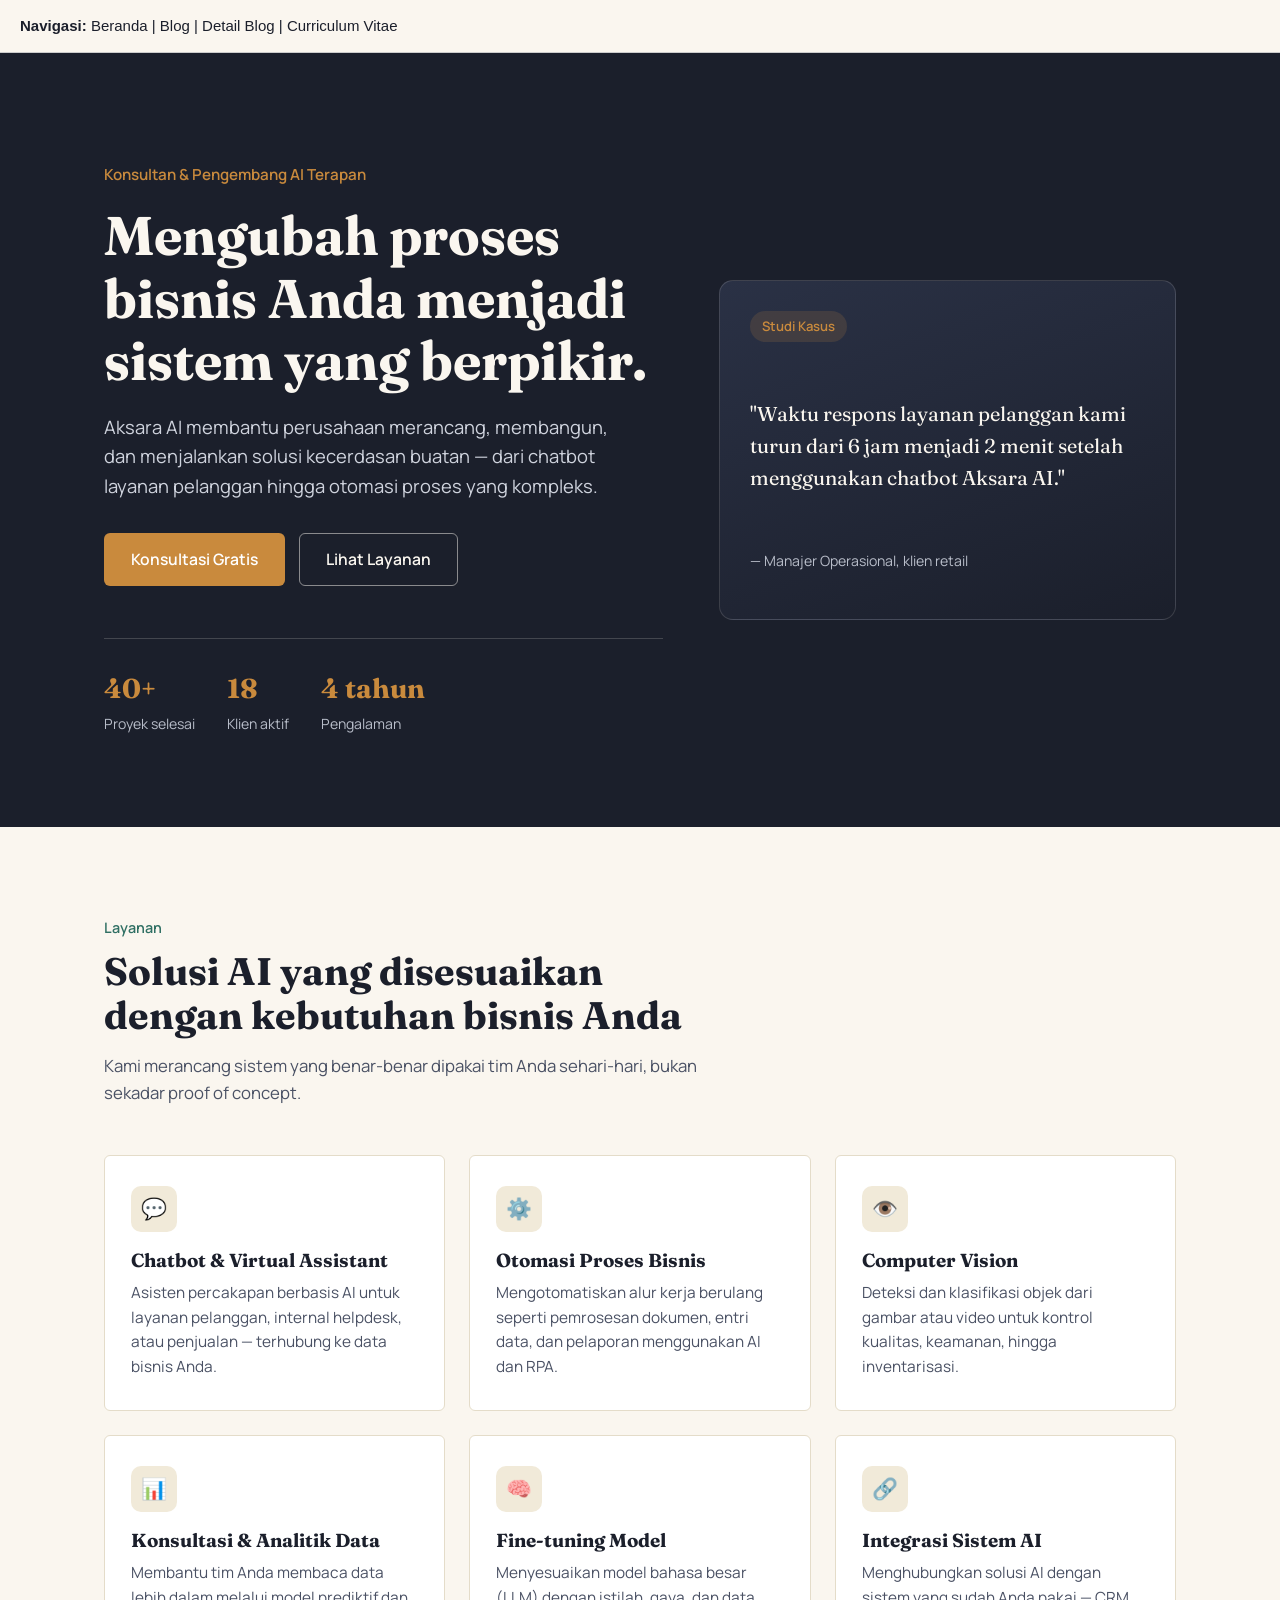
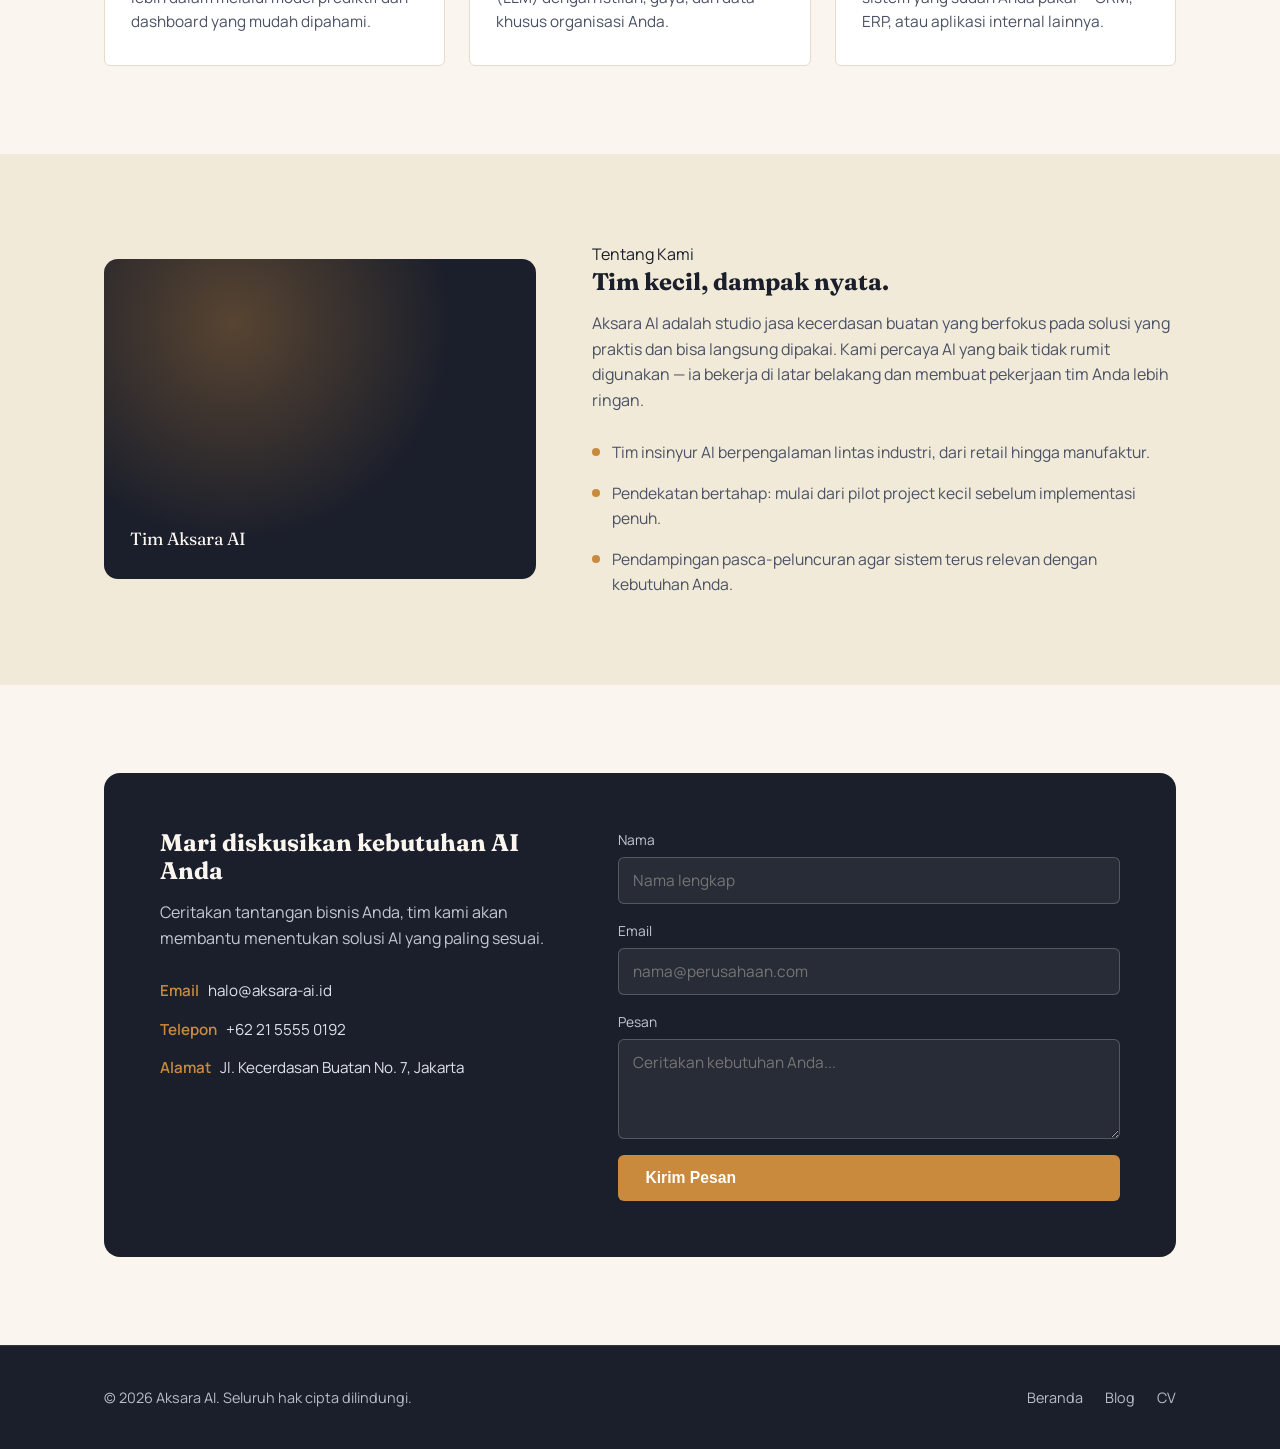
<file: index.html>
<!DOCTYPE html>
<html lang="id">
<head>
<meta charset="UTF-8">
<meta name="viewport" content="width=device-width, initial-scale=1.0">
<title>Aksara AI — Jasa Kecerdasan Buatan untuk Bisnis Anda</title>
<meta name="description" content="Aksara AI adalah studio jasa kecerdasan buatan: chatbot, otomasi proses bisnis, computer vision, dan konsultasi data untuk perusahaan Anda.">
<link rel="stylesheet" href="assets/css/style.css">
</head>
<body>

  <!-- ===== Navigasi ===== -->
  <nav style="padding:14px 20px; border-bottom:1px solid #ccc; font-family:sans-serif; font-size:15px;">
    <strong>Navigasi:</strong>
    <a href="index.html">Beranda</a> |
    <a href="blog.html">Blog</a> |
    <a href="blog-detail.html">Detail Blog</a> |
    <a href="cv.html">Curriculum Vitae</a>
  </nav>

  <main id="top">

    <!-- ===== Hero ===== -->
    <section class="hero">
      <div class="container">
        <div class="hero-copy">
          <div class="hero-eyebrow">Konsultan &amp; Pengembang AI Terapan</div>
          <h1>Mengubah proses bisnis Anda menjadi sistem yang berpikir.</h1>
          <p class="lead">Aksara AI membantu perusahaan merancang, membangun, dan menjalankan solusi kecerdasan buatan — dari chatbot layanan pelanggan hingga otomasi proses yang kompleks.</p>
          <div class="hero-actions">
            <a href="#kontak" class="btn btn-primary">Konsultasi Gratis</a>
            <a href="#layanan" class="btn btn-outline-light">Lihat Layanan</a>
          </div>
          <div class="hero-stats">
            <div><strong>40+</strong><span>Proyek selesai</span></div>
            <div><strong>18</strong><span>Klien aktif</span></div>
            <div><strong>4 tahun</strong><span>Pengalaman</span></div>
          </div>
        </div>
        <div class="hero-visual">
          <span class="tag">Studi Kasus</span>
          <p class="quote">"Waktu respons layanan pelanggan kami turun dari 6 jam menjadi 2 menit setelah menggunakan chatbot Aksara AI."</p>
          <p class="who">— Manajer Operasional, klien retail</p>
        </div>
      </div>
    </section>

    <!-- ===== Layanan ===== -->
    <section class="section" id="layanan">
      <div class="container">
        <div class="section-head">
          <span class="kicker">Layanan</span>
          <h2>Solusi AI yang disesuaikan dengan kebutuhan bisnis Anda</h2>
          <p>Kami merancang sistem yang benar-benar dipakai tim Anda sehari-hari, bukan sekadar proof of concept.</p>
        </div>
        <div class="services-grid">
          <article class="service-card">
            <div class="service-icon">💬</div>
            <h3>Chatbot &amp; Virtual Assistant</h3>
            <p>Asisten percakapan berbasis AI untuk layanan pelanggan, internal helpdesk, atau penjualan — terhubung ke data bisnis Anda.</p>
          </article>
          <article class="service-card">
            <div class="service-icon">⚙️</div>
            <h3>Otomasi Proses Bisnis</h3>
            <p>Mengotomatiskan alur kerja berulang seperti pemrosesan dokumen, entri data, dan pelaporan menggunakan AI dan RPA.</p>
          </article>
          <article class="service-card">
            <div class="service-icon">👁️</div>
            <h3>Computer Vision</h3>
            <p>Deteksi dan klasifikasi objek dari gambar atau video untuk kontrol kualitas, keamanan, hingga inventarisasi.</p>
          </article>
          <article class="service-card">
            <div class="service-icon">📊</div>
            <h3>Konsultasi &amp; Analitik Data</h3>
            <p>Membantu tim Anda membaca data lebih dalam melalui model prediktif dan dashboard yang mudah dipahami.</p>
          </article>
          <article class="service-card">
            <div class="service-icon">🧠</div>
            <h3>Fine-tuning Model</h3>
            <p>Menyesuaikan model bahasa besar (LLM) dengan istilah, gaya, dan data khusus organisasi Anda.</p>
          </article>
          <article class="service-card">
            <div class="service-icon">🔗</div>
            <h3>Integrasi Sistem AI</h3>
            <p>Menghubungkan solusi AI dengan sistem yang sudah Anda pakai — CRM, ERP, atau aplikasi internal lainnya.</p>
          </article>
        </div>
      </div>
    </section>

    <!-- ===== Tentang ===== -->
    <section class="section section-paper-dim" id="tentang">
      <div class="container about-wrap">
        <div class="about-figure">
          <span class="label">Tim Aksara AI</span>
        </div>
        <div class="about-copy">
          <span class="kicker">Tentang Kami</span>
          <h2>Tim kecil, dampak nyata.</h2>
          <p>Aksara AI adalah studio jasa kecerdasan buatan yang berfokus pada solusi yang praktis dan bisa langsung dipakai. Kami percaya AI yang baik tidak rumit digunakan — ia bekerja di latar belakang dan membuat pekerjaan tim Anda lebih ringan.</p>
          <ul class="about-list">
            <li>Tim insinyur AI berpengalaman lintas industri, dari retail hingga manufaktur.</li>
            <li>Pendekatan bertahap: mulai dari pilot project kecil sebelum implementasi penuh.</li>
            <li>Pendampingan pasca-peluncuran agar sistem terus relevan dengan kebutuhan Anda.</li>
          </ul>
        </div>
      </div>
    </section>

    <!-- ===== Kontak / CTA ===== -->
    <section class="section" id="kontak">
      <div class="container">
        <div class="contact-wrap">
          <div class="contact-copy">
            <h2>Mari diskusikan kebutuhan AI Anda</h2>
            <p>Ceritakan tantangan bisnis Anda, tim kami akan membantu menentukan solusi AI yang paling sesuai.</p>
            <ul class="contact-info-list">
              <li><strong>Email</strong> halo@aksara-ai.id</li>
              <li><strong>Telepon</strong> +62 21 5555 0192</li>
              <li><strong>Alamat</strong> Jl. Kecerdasan Buatan No. 7, Jakarta</li>
            </ul>
          </div>
          <form class="contact-form" onsubmit="event.preventDefault(); alert('Terima kasih! Pesan Anda telah terkirim (simulasi).');">
            <div class="form-row">
              <label for="nama">Nama</label>
              <input type="text" id="nama" name="nama" placeholder="Nama lengkap" required>
            </div>
            <div class="form-row">
              <label for="email">Email</label>
              <input type="email" id="email" name="email" placeholder="nama@perusahaan.com" required>
            </div>
            <div class="form-row">
              <label for="pesan">Pesan</label>
              <textarea id="pesan" name="pesan" placeholder="Ceritakan kebutuhan Anda..." required></textarea>
            </div>
            <button type="submit" class="btn btn-primary">Kirim Pesan</button>
          </form>
        </div>
      </div>
    </section>

  </main>

  <!-- ===== Footer ===== -->
  <footer class="site-footer">
    <div class="container footer-inner">
      <span>© 2026 Aksara AI. Seluruh hak cipta dilindungi.</span>
      <ul class="footer-links">
        <li><a href="index.html">Beranda</a></li>
        <li><a href="blog.html">Blog</a></li>
        <li><a href="cv.html">CV</a></li>
      </ul>
    </div>
  </footer>

</body>
</html>
</file>
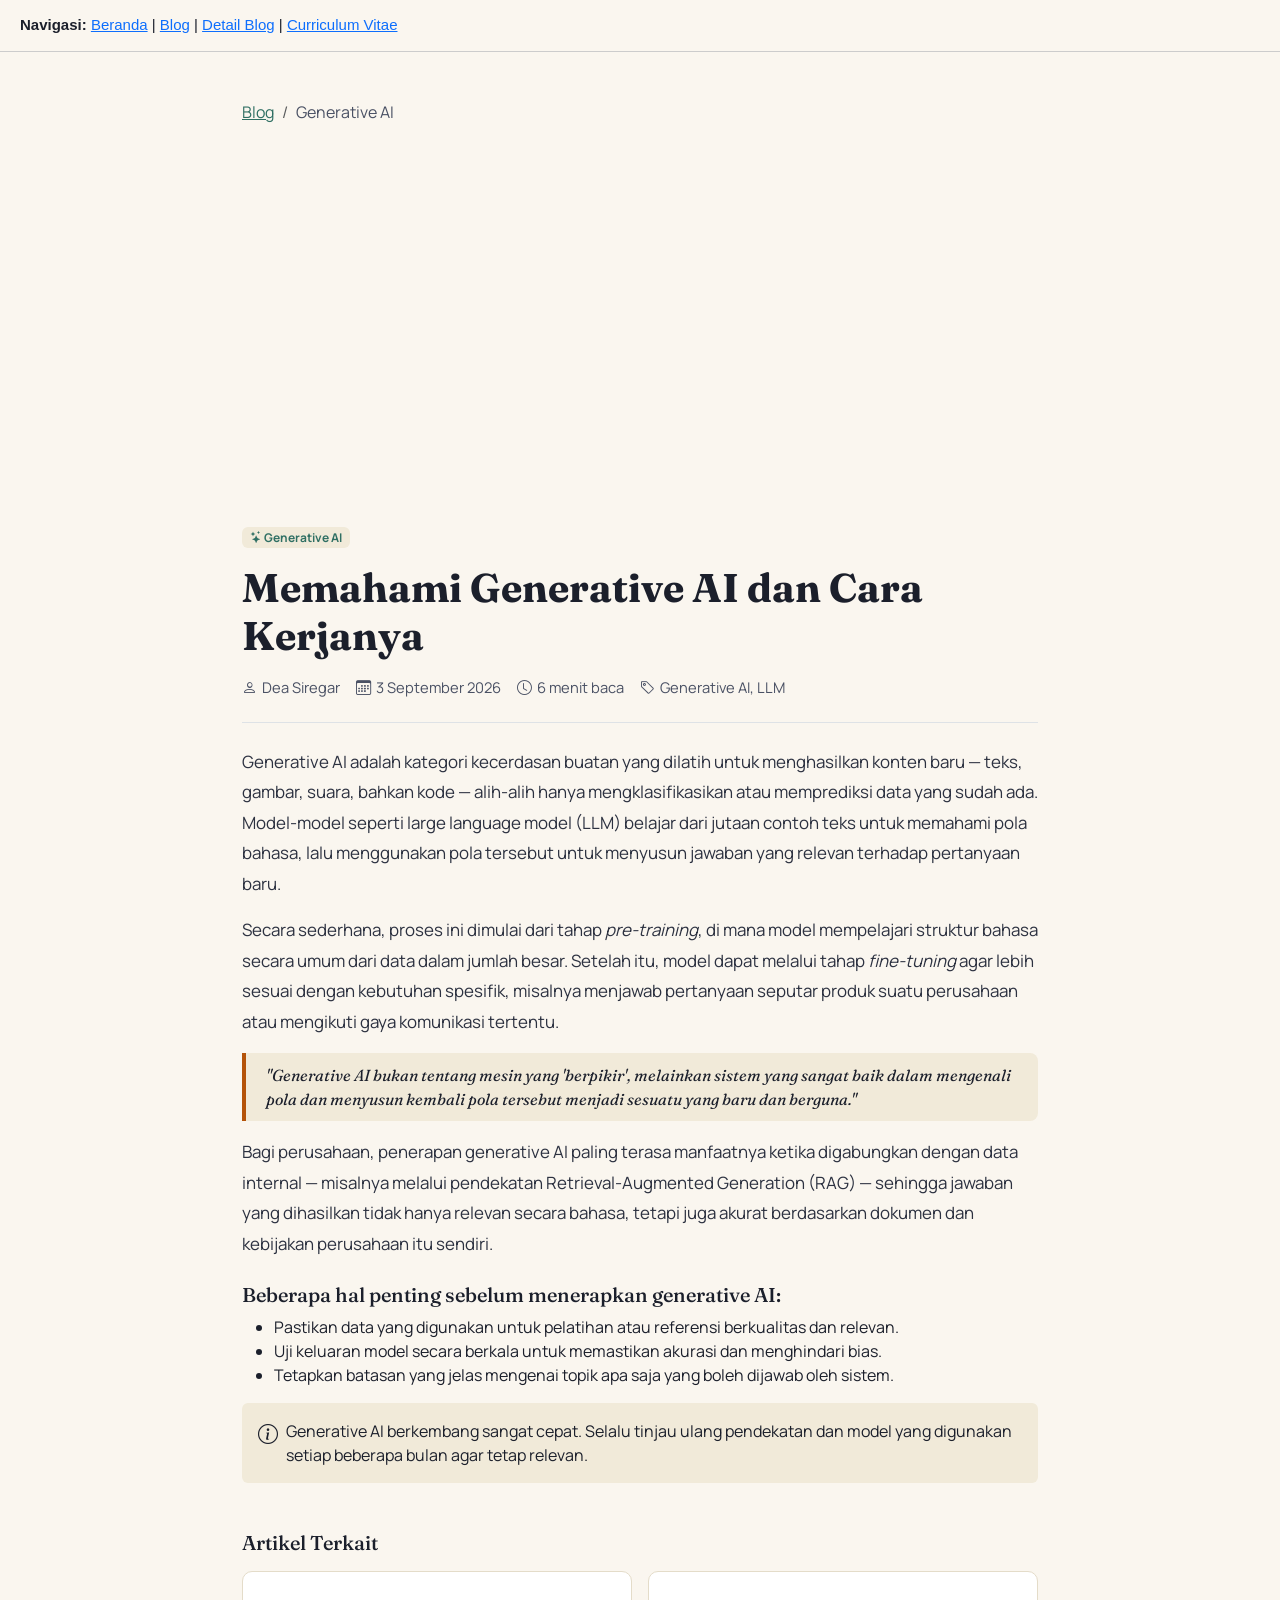
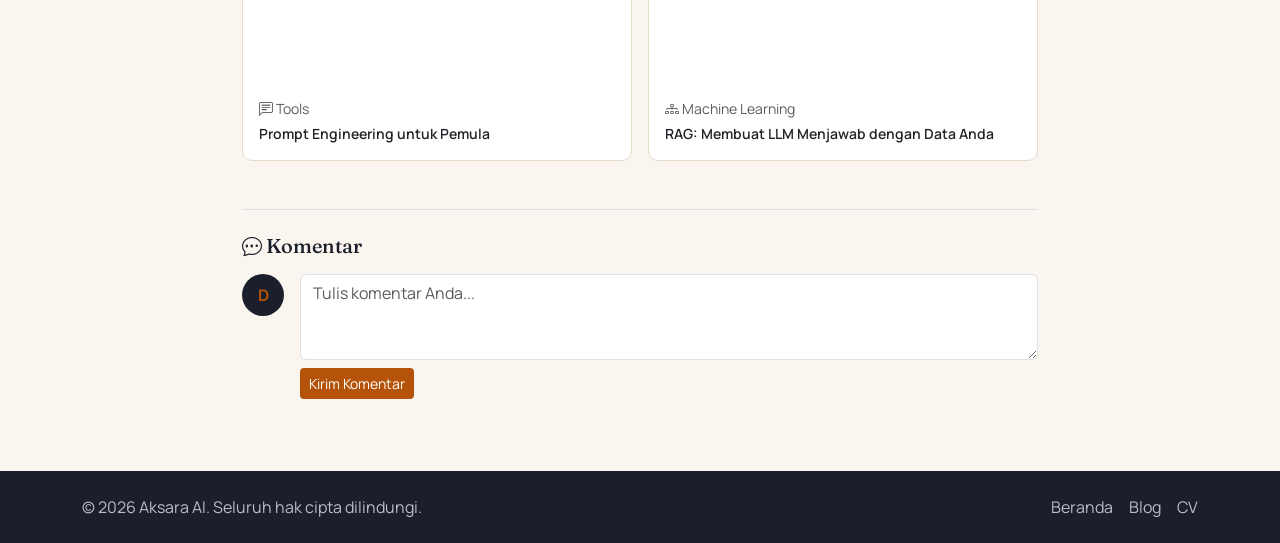
<file: blog-detail.html>
<!DOCTYPE html>
<html lang="id">
<head>
<meta charset="UTF-8">
<meta name="viewport" content="width=device-width, initial-scale=1.0">
<title>Memahami Generative AI dan Cara Kerjanya — Aksara AI</title>
<meta name="description" content="Mengenal dasar generative AI, dari model bahasa hingga model gambar, dan bagaimana keduanya belajar menciptakan sesuatu yang baru.">
<link rel="preconnect" href="https://cdn.jsdelivr.net">
<link rel="preconnect" href="https://fonts.googleapis.com">
<link rel="preconnect" href="https://fonts.gstatic.com" crossorigin>
<link href="https://cdn.jsdelivr.net/npm/bootstrap@5.3.3/dist/css/bootstrap.min.css" rel="stylesheet">
<link rel="stylesheet" href="https://cdn.jsdelivr.net/npm/bootstrap-icons@1.11.3/font/bootstrap-icons.css">
<link href="https://fonts.googleapis.com/css2?family=Fraunces:opsz,wght@9..144,600;9..144,700&family=Manrope:wght@400;500;600;700&display=swap" rel="stylesheet">
<style>
  :root { --ink:#1b1f2b; --ink-soft:#4a5164; --amber:#b45309; --teal:#2f6f63; --paper-dim:#f1ead9; }
  body { font-family:'Manrope',sans-serif; color:var(--ink); background:#faf6ef; }
  h1,h2,h3,.navbar-brand { font-family:'Fraunces',serif; }
  .navbar { background:#faf6ef !important; border-bottom:1px solid #e4dcc9; }
  .navbar-brand span.mark { display:inline-flex; align-items:center; justify-content:center; width:34px; height:34px; background:var(--ink); color:#c98a3d; border-radius:8px; font-family:'Fraunces',serif; font-weight:700; margin-right:8px; }
  .nav-link { font-weight:500; color:var(--ink-soft) !important; }
  .nav-link.active { color: var(--amber) !important; font-weight:700; }
  .cover-full { height:360px; background-size:cover; background-position:center; border-radius:12px; }
  .meta-bar { font-size:.92rem; color:var(--ink-soft); }
  .meta-bar i { margin-right:5px; }
  article.content p { font-size:1.06rem; line-height:1.8; color:#2c3140; }
  blockquote { border-left:4px solid var(--amber); padding:10px 20px; font-family:'Fraunces',serif; font-style:italic; color:var(--ink); background:var(--paper-dim); border-radius:0 8px 8px 0; }
  .related-card { border:1px solid #e4dcc9; border-radius:10px; overflow:hidden; background:#fff; transition:transform .2s ease; height:100%; }
  .related-card:hover { transform:translateY(-3px); }
  .related-card .cover-sm { height:110px; background-size:cover; background-position:center; }
  .breadcrumb-item a { color: var(--teal); text-decoration: underline; }
  .breadcrumb-item a:hover { color: var(--ink); }
  .breadcrumb-item.active { color: var(--ink-soft); }
  .comment-box textarea { resize:vertical; }
  .avatar-circle { width:42px; height:42px; border-radius:50%; background:var(--ink); color:var(--amber); display:flex; align-items:center; justify-content:center; font-weight:700; }
  footer { background:var(--ink); color:#b8bdc9; }
  footer a { color:#b8bdc9; text-decoration:none; }
  footer a:hover { color:var(--amber); }
</style>
</head>
<body>

<!-- Navigasi -->
<nav style="padding:14px 20px; border-bottom:1px solid #ccc; font-family:sans-serif; font-size:15px;">
  <strong>Navigasi:</strong>
  <a href="index.html">Beranda</a> |
  <a href="blog.html">Blog</a> |
  <a href="blog-detail.html">Detail Blog</a> |
  <a href="cv.html">Curriculum Vitae</a>
</nav>

<main class="container py-5" style="max-width:820px;">

  <nav aria-label="breadcrumb" class="mb-3">
    <ol class="breadcrumb small">
      <li class="breadcrumb-item"><a href="blog.html">Blog</a></li>
      <li class="breadcrumb-item active" aria-current="page">Generative AI</li>
    </ol>
  </nav>

  <div class="cover-full mb-4" style="background-image:url('https://images.unsplash.com/photo-1677442136019-21780ecad995?w=1200&q=80')"></div>

  <span class="badge mb-3" style="background:var(--paper-dim); color:var(--teal);"><i class="bi bi-stars"></i> Generative AI</span>

  <h1 class="fw-bold mb-3">Memahami Generative AI dan Cara Kerjanya</h1>

  <div class="meta-bar d-flex flex-wrap gap-3 mb-4 pb-4 border-bottom">
    <span><i class="bi bi-person"></i>Dea Siregar</span>
    <span><i class="bi bi-calendar3"></i>3 September 2026</span>
    <span><i class="bi bi-clock"></i>6 menit baca</span>
    <span><i class="bi bi-tag"></i>Generative AI, LLM</span>
  </div>

  <article class="content">
    <p>Generative AI adalah kategori kecerdasan buatan yang dilatih untuk menghasilkan konten baru — teks, gambar, suara, bahkan kode — alih-alih hanya mengklasifikasikan atau memprediksi data yang sudah ada. Model-model seperti large language model (LLM) belajar dari jutaan contoh teks untuk memahami pola bahasa, lalu menggunakan pola tersebut untuk menyusun jawaban yang relevan terhadap pertanyaan baru.</p>

    <p>Secara sederhana, proses ini dimulai dari tahap <em>pre-training</em>, di mana model mempelajari struktur bahasa secara umum dari data dalam jumlah besar. Setelah itu, model dapat melalui tahap <em>fine-tuning</em> agar lebih sesuai dengan kebutuhan spesifik, misalnya menjawab pertanyaan seputar produk suatu perusahaan atau mengikuti gaya komunikasi tertentu.</p>

    <blockquote>"Generative AI bukan tentang mesin yang 'berpikir', melainkan sistem yang sangat baik dalam mengenali pola dan menyusun kembali pola tersebut menjadi sesuatu yang baru dan berguna."</blockquote>

    <p>Bagi perusahaan, penerapan generative AI paling terasa manfaatnya ketika digabungkan dengan data internal — misalnya melalui pendekatan Retrieval-Augmented Generation (RAG) — sehingga jawaban yang dihasilkan tidak hanya relevan secara bahasa, tetapi juga akurat berdasarkan dokumen dan kebijakan perusahaan itu sendiri.</p>

    <h2 class="h5 mt-4">Beberapa hal penting sebelum menerapkan generative AI:</h2>
    <ul>
      <li>Pastikan data yang digunakan untuk pelatihan atau referensi berkualitas dan relevan.</li>
      <li>Uji keluaran model secara berkala untuk memastikan akurasi dan menghindari bias.</li>
      <li>Tetapkan batasan yang jelas mengenai topik apa saja yang boleh dijawab oleh sistem.</li>
    </ul>

    <div class="alert d-flex gap-2 align-items-start" style="background:var(--paper-dim); color:var(--ink); border:none;">
      <i class="bi bi-info-circle fs-5"></i>
      <div>Generative AI berkembang sangat cepat. Selalu tinjau ulang pendekatan dan model yang digunakan setiap beberapa bulan agar tetap relevan.</div>
    </div>
  </article>

  <!-- Artikel terkait -->
  <section class="mt-5">
    <h3 class="h5 mb-3">Artikel Terkait</h3>
    <div class="row g-3">
      <div class="col-md-6">
        <a href="blog-detail.html" class="text-decoration-none text-dark">
          <div class="related-card">
            <div class="cover-sm" style="background-image:url('https://images.unsplash.com/photo-1531746790731-6c087fecd65a?w=500&q=80')"></div>
            <div class="p-3">
              <div class="small text-muted mb-1"><i class="bi bi-chat-left-text"></i> Tools</div>
              <div class="fw-semibold small">Prompt Engineering untuk Pemula</div>
            </div>
          </div>
        </a>
      </div>
      <div class="col-md-6">
        <a href="blog-detail.html" class="text-decoration-none text-dark">
          <div class="related-card">
            <div class="cover-sm" style="background-image:url('https://images.unsplash.com/photo-1518770660439-4636190af475?w=500&q=80')"></div>
            <div class="p-3">
              <div class="small text-muted mb-1"><i class="bi bi-diagram-3"></i> Machine Learning</div>
              <div class="fw-semibold small">RAG: Membuat LLM Menjawab dengan Data Anda</div>
            </div>
          </div>
        </a>
      </div>
    </div>
  </section>

  <!-- Komentar -->
  <section class="mt-5 pt-4 border-top">
    <h3 class="h5 mb-3"><i class="bi bi-chat-dots"></i> Komentar</h3>
    <div class="d-flex gap-3 mb-4">
      <div class="avatar-circle flex-shrink-0">D</div>
      <div class="flex-grow-1 comment-box">
        <form onsubmit="event.preventDefault(); alert('Komentar terkirim (simulasi).');">
          <textarea class="form-control mb-2" rows="3" placeholder="Tulis komentar Anda..." required></textarea>
          <button type="submit" class="btn btn-sm" style="background:var(--amber); color:#fff;">Kirim Komentar</button>
        </form>
      </div>
    </div>
  </section>

</main>

<footer class="py-4">
  <div class="container d-flex flex-wrap justify-content-between align-items-center gap-2">
    <span>© 2026 Aksara AI. Seluruh hak cipta dilindungi.</span>
    <div class="d-flex gap-3">
      <a href="index.html">Beranda</a>
      <a href="blog.html">Blog</a>
      <a href="cv.html">CV</a>
    </div>
  </div>
</footer>

<script src="https://cdn.jsdelivr.net/npm/bootstrap@5.3.3/dist/js/bootstrap.bundle.min.js"></script>
</body>
</html>
</file>
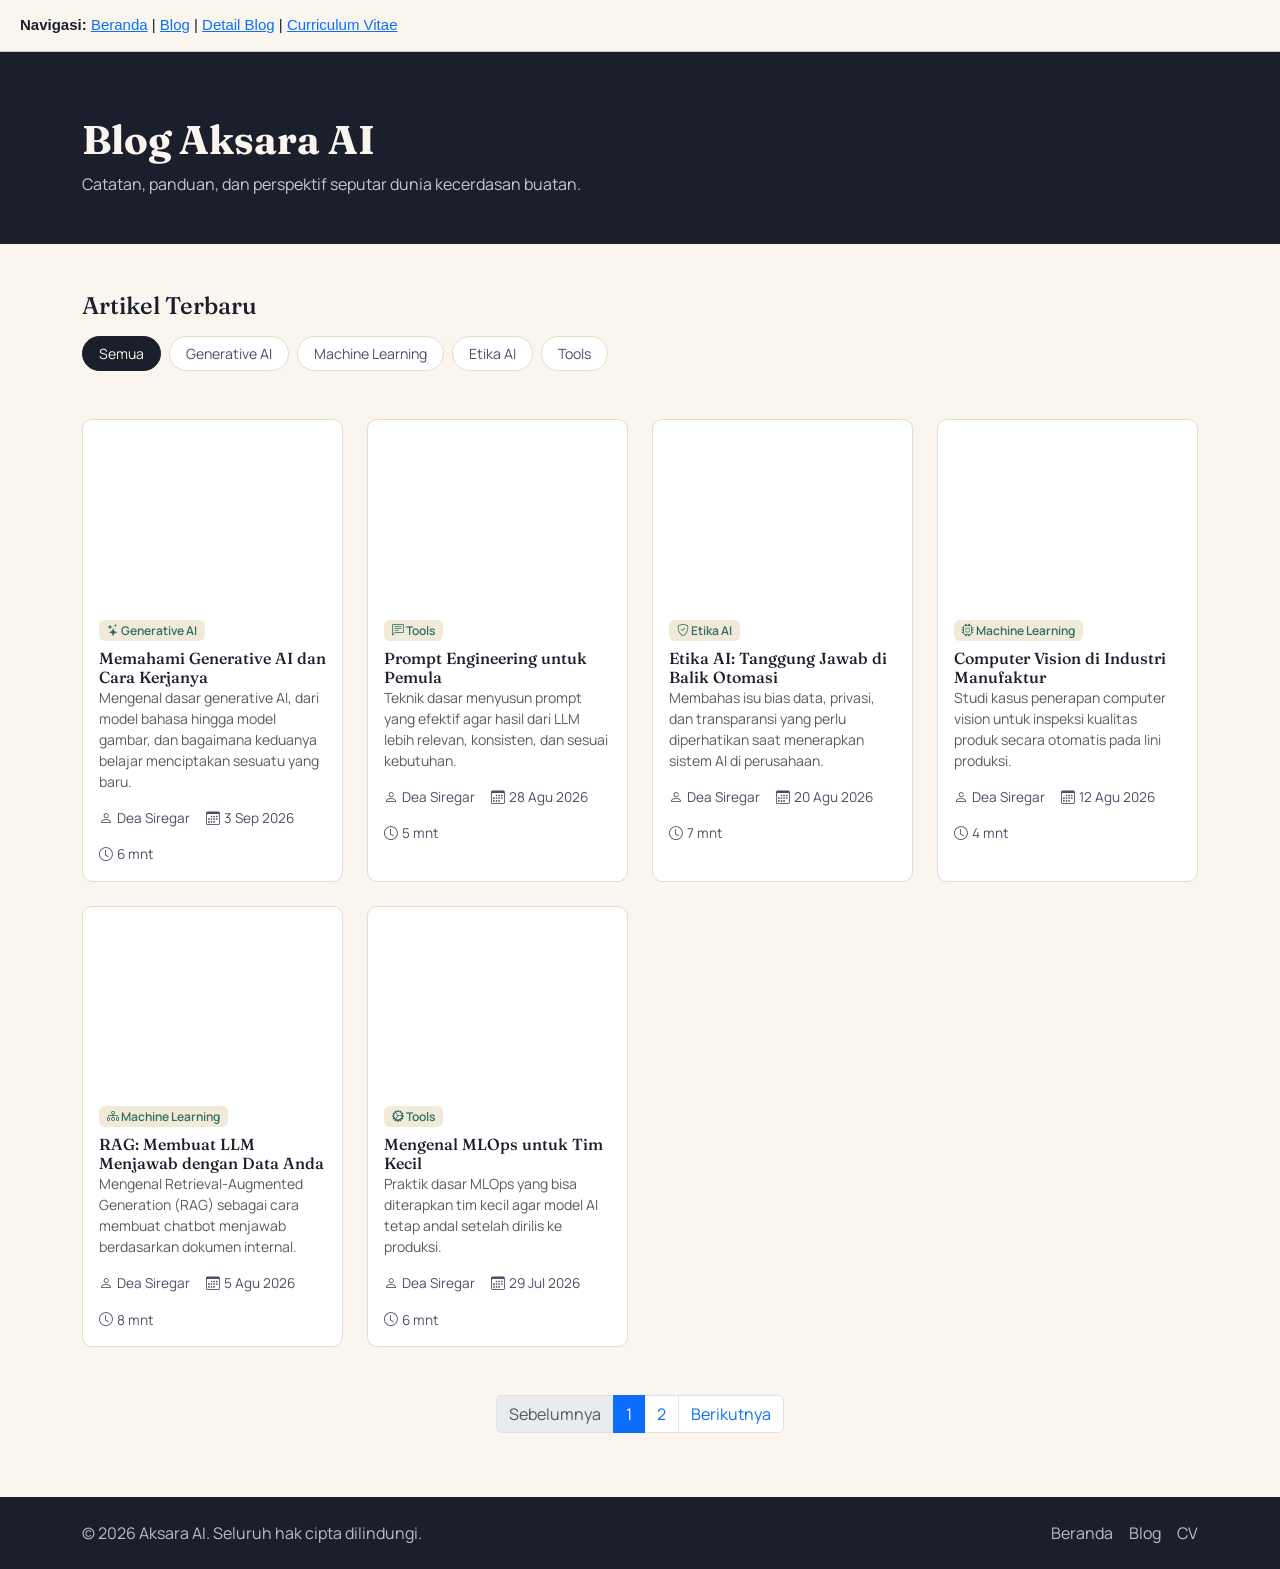
<file: blog.html>
<!DOCTYPE html>
<html lang="id">
<head>
<meta charset="UTF-8">
<meta name="viewport" content="width=device-width, initial-scale=1.0">
<title>Blog AI — Aksara AI</title>
<meta name="description" content="Blog Aksara AI — catatan, panduan, dan perspektif seputar dunia kecerdasan buatan.">
<link rel="preconnect" href="https://cdn.jsdelivr.net">
<link rel="preconnect" href="https://fonts.googleapis.com">
<link rel="preconnect" href="https://fonts.gstatic.com" crossorigin>
<link href="https://cdn.jsdelivr.net/npm/bootstrap@5.3.3/dist/css/bootstrap.min.css" rel="stylesheet">
<link rel="stylesheet" href="https://cdn.jsdelivr.net/npm/bootstrap-icons@1.11.3/font/bootstrap-icons.css">
<link href="https://fonts.googleapis.com/css2?family=Fraunces:opsz,wght@9..144,600;9..144,700&family=Manrope:wght@400;500;600;700&display=swap" rel="stylesheet">
<style>
  :root { --ink:#1b1f2b; --ink-soft:#4a5164; --amber:#b45309; --teal:#2f6f63; --paper-dim:#f1ead9; }
  body { font-family:'Manrope',sans-serif; color:var(--ink); background:#faf6ef; }
  h1,h2,h3,.navbar-brand { font-family:'Fraunces',serif; }
  .navbar { background:#faf6ef !important; border-bottom:1px solid #e4dcc9; }
  .navbar-brand span.mark { display:inline-flex; align-items:center; justify-content:center; width:34px; height:34px; background:var(--ink); color:#c98a3d; border-radius:8px; font-family:'Fraunces',serif; font-weight:700; margin-right:8px; }
  .nav-link { font-weight:500; color:var(--ink-soft) !important; }
  .nav-link.active { color: var(--amber) !important; font-weight:700; }
  .hero-blog { background:var(--ink); color:#faf6ef; padding:64px 0 48px; }
  .hero-blog p { color:#c3c8d4; }
  .filter-pill { border:1px solid #e4dcc9; border-radius:999px; padding:6px 16px; font-size:.88rem; color:#4a5164; background:#fff; }
  .filter-pill.active { background:var(--ink); color:#faf6ef; border-color:var(--ink); }
  .blog-card { border:1px solid #e4dcc9; border-radius:10px; overflow:hidden; transition:transform .2s ease, box-shadow .2s ease; background:#fff; height:100%; }
  .blog-card:hover { transform:translateY(-4px); box-shadow:0 14px 30px -18px rgba(27,31,43,.35); }
  .blog-card .cover { height:180px; background-size:cover; background-position:center; }
  .badge-cat { background:var(--paper-dim); color:var(--teal); font-weight:600; }
  .card-title a { color:var(--ink); text-decoration:none; }
  .card-title a:hover { color:var(--amber); }
  .meta { font-size:.85rem; color:var(--ink-soft); }
  .meta i { margin-right:4px; }
  footer { background:var(--ink); color:#b8bdc9; }
  footer a { color:#b8bdc9; text-decoration:none; }
  footer a:hover { color:var(--amber); }
</style>
</head>
<body>

<!-- Navigasi -->
<nav style="padding:14px 20px; border-bottom:1px solid #ccc; font-family:sans-serif; font-size:15px;">
  <strong>Navigasi:</strong>
  <a href="index.html">Beranda</a> |
  <a href="blog.html">Blog</a> |
  <a href="blog-detail.html">Detail Blog</a> |
  <a href="cv.html">Curriculum Vitae</a>
</nav>

<!-- Hero -->
<header class="hero-blog">
  <div class="container">
    <h1 class="display-6 fw-bold">Blog Aksara AI</h1>
    <p class="mb-0">Catatan, panduan, dan perspektif seputar dunia kecerdasan buatan.</p>
  </div>
</header>

<main class="container py-5">

  <h2 class="h4 mb-3">Artikel Terbaru</h2>

  <!-- Filter kategori (visual only) -->
  <div class="d-flex flex-wrap gap-2 mb-5">
    <span class="filter-pill active">Semua</span>
    <span class="filter-pill">Generative AI</span>
    <span class="filter-pill">Machine Learning</span>
    <span class="filter-pill">Etika AI</span>
    <span class="filter-pill">Tools</span>
  </div>

  <div class="row g-4">

    <!-- Artikel 1 -->
    <div class="col-md-6 col-lg-3">
      <article class="blog-card">
        <div class="cover" style="background-image:url('https://images.unsplash.com/photo-1677442136019-21780ecad995?w=600&q=80')"></div>
        <div class="p-3">
          <span class="badge badge-cat mb-2"><i class="bi bi-stars"></i> Generative AI</span>
          <h3 class="h6 card-title"><a href="blog-detail.html">Memahami Generative AI dan Cara Kerjanya</a></h3>
          <p class="small text-muted">Mengenal dasar generative AI, dari model bahasa hingga model gambar, dan bagaimana keduanya belajar menciptakan sesuatu yang baru.</p>
          <div class="meta d-flex flex-wrap gap-3">
            <span><i class="bi bi-person"></i>Dea Siregar</span>
            <span><i class="bi bi-calendar3"></i>3 Sep 2026</span>
            <span><i class="bi bi-clock"></i>6 mnt</span>
          </div>
        </div>
      </article>
    </div>

    <!-- Artikel 2 -->
    <div class="col-md-6 col-lg-3">
      <article class="blog-card">
        <div class="cover" style="background-image:url('https://images.unsplash.com/photo-1531746790731-6c087fecd65a?w=600&q=80')"></div>
        <div class="p-3">
          <span class="badge badge-cat mb-2"><i class="bi bi-chat-left-text"></i> Tools</span>
          <h3 class="h6 card-title"><a href="blog-detail.html">Prompt Engineering untuk Pemula</a></h3>
          <p class="small text-muted">Teknik dasar menyusun prompt yang efektif agar hasil dari LLM lebih relevan, konsisten, dan sesuai kebutuhan.</p>
          <div class="meta d-flex flex-wrap gap-3">
            <span><i class="bi bi-person"></i>Dea Siregar</span>
            <span><i class="bi bi-calendar3"></i>28 Agu 2026</span>
            <span><i class="bi bi-clock"></i>5 mnt</span>
          </div>
        </div>
      </article>
    </div>

    <!-- Artikel 3 -->
    <div class="col-md-6 col-lg-3">
      <article class="blog-card">
        <div class="cover" style="background-image:url('https://images.unsplash.com/photo-1620712943543-bcc4688e7485?w=600&q=80')"></div>
        <div class="p-3">
          <span class="badge badge-cat mb-2"><i class="bi bi-shield-check"></i> Etika AI</span>
          <h3 class="h6 card-title"><a href="blog-detail.html">Etika AI: Tanggung Jawab di Balik Otomasi</a></h3>
          <p class="small text-muted">Membahas isu bias data, privasi, dan transparansi yang perlu diperhatikan saat menerapkan sistem AI di perusahaan.</p>
          <div class="meta d-flex flex-wrap gap-3">
            <span><i class="bi bi-person"></i>Dea Siregar</span>
            <span><i class="bi bi-calendar3"></i>20 Agu 2026</span>
            <span><i class="bi bi-clock"></i>7 mnt</span>
          </div>
        </div>
      </article>
    </div>

    <!-- Artikel 4 -->
    <div class="col-md-6 col-lg-3">
      <article class="blog-card">
        <div class="cover" style="background-image:url('https://images.unsplash.com/photo-1485827404703-89b55fcc595e?w=600&q=80')"></div>
        <div class="p-3">
          <span class="badge badge-cat mb-2"><i class="bi bi-cpu"></i> Machine Learning</span>
          <h3 class="h6 card-title"><a href="blog-detail.html">Computer Vision di Industri Manufaktur</a></h3>
          <p class="small text-muted">Studi kasus penerapan computer vision untuk inspeksi kualitas produk secara otomatis pada lini produksi.</p>
          <div class="meta d-flex flex-wrap gap-3">
            <span><i class="bi bi-person"></i>Dea Siregar</span>
            <span><i class="bi bi-calendar3"></i>12 Agu 2026</span>
            <span><i class="bi bi-clock"></i>4 mnt</span>
          </div>
        </div>
      </article>
    </div>

    <!-- Artikel 5 -->
    <div class="col-md-6 col-lg-3">
      <article class="blog-card">
        <div class="cover" style="background-image:url('https://images.unsplash.com/photo-1518770660439-4636190af475?w=600&q=80')"></div>
        <div class="p-3">
          <span class="badge badge-cat mb-2"><i class="bi bi-diagram-3"></i> Machine Learning</span>
          <h3 class="h6 card-title"><a href="blog-detail.html">RAG: Membuat LLM Menjawab dengan Data Anda</a></h3>
          <p class="small text-muted">Mengenal Retrieval-Augmented Generation (RAG) sebagai cara membuat chatbot menjawab berdasarkan dokumen internal.</p>
          <div class="meta d-flex flex-wrap gap-3">
            <span><i class="bi bi-person"></i>Dea Siregar</span>
            <span><i class="bi bi-calendar3"></i>5 Agu 2026</span>
            <span><i class="bi bi-clock"></i>8 mnt</span>
          </div>
        </div>
      </article>
    </div>

    <!-- Artikel 6 -->
    <div class="col-md-6 col-lg-3">
      <article class="blog-card">
        <div class="cover" style="background-image:url('https://images.unsplash.com/photo-1526378722484-bd91ca387e72?w=600&q=80')"></div>
        <div class="p-3">
          <span class="badge badge-cat mb-2"><i class="bi bi-gear-wide-connected"></i> Tools</span>
          <h3 class="h6 card-title"><a href="blog-detail.html">Mengenal MLOps untuk Tim Kecil</a></h3>
          <p class="small text-muted">Praktik dasar MLOps yang bisa diterapkan tim kecil agar model AI tetap andal setelah dirilis ke produksi.</p>
          <div class="meta d-flex flex-wrap gap-3">
            <span><i class="bi bi-person"></i>Dea Siregar</span>
            <span><i class="bi bi-calendar3"></i>29 Jul 2026</span>
            <span><i class="bi bi-clock"></i>6 mnt</span>
          </div>
        </div>
      </article>
    </div>

  </div>

  <!-- Pagination (opsional) -->
  <nav class="mt-5" aria-label="Navigasi halaman blog">
    <ul class="pagination justify-content-center">
      <li class="page-item disabled"><a class="page-link" href="#">Sebelumnya</a></li>
      <li class="page-item active"><a class="page-link" href="#">1</a></li>
      <li class="page-item"><a class="page-link" href="#">2</a></li>
      <li class="page-item"><a class="page-link" href="#">Berikutnya</a></li>
    </ul>
  </nav>

</main>

<footer class="py-4">
  <div class="container d-flex flex-wrap justify-content-between align-items-center gap-2">
    <span>© 2026 Aksara AI. Seluruh hak cipta dilindungi.</span>
    <div class="d-flex gap-3">
      <a href="index.html">Beranda</a>
      <a href="blog.html">Blog</a>
      <a href="cv.html">CV</a>
    </div>
  </div>
</footer>

<script src="https://cdn.jsdelivr.net/npm/bootstrap@5.3.3/dist/js/bootstrap.bundle.min.js"></script>
</body>
</html>
</file>
<file: assets/css/style.css>
/* =========================================================
   Aksara AI — Landing Page Styles
   Pure CSS (no framework), CSS variables, Flexbox + Grid
   ========================================================= */

@import url('https://fonts.googleapis.com/css2?family=Fraunces:opsz,wght@9..144,400;9..144,500;9..144,600;9..144,700&family=Manrope:wght@400;500;600;700;800&display=swap');

:root {
  --ink: #1b1f2b;
  --ink-soft: #4a5164;
  --paper: #faf6ef;
  --paper-dim: #f1ead9;
  --amber: #c98a3d;
  --amber-dark: #a86f2c;
  --teal: #2f6f63;
  --line: #e4dcc9;
  --white: #ffffff;

  --font-display: 'Fraunces', Georgia, serif;
  --font-body: 'Manrope', -apple-system, BlinkMacSystemFont, sans-serif;

  --radius: 6px;
  --container: 1120px;
}

* { box-sizing: border-box; }

html { scroll-behavior: smooth; }

body {
  margin: 0;
  font-family: var(--font-body);
  color: var(--ink);
  background: var(--paper);
  line-height: 1.6;
}

img { max-width: 100%; display: block; }

a { color: inherit; text-decoration: none; }

.container {
  width: 100%;
  max-width: var(--container);
  margin: 0 auto;
  padding: 0 24px;
}

h1, h2, h3, h4 {
  font-family: var(--font-display);
  line-height: 1.15;
  margin: 0 0 16px;
  color: var(--ink);
}

p { margin: 0 0 16px; color: var(--ink-soft); }

.section { padding: 88px 0; }
.section-paper-dim { background: var(--paper-dim); }

.section-head {
  max-width: 640px;
  margin-bottom: 48px;
}

.section-head .kicker {
  display: inline-block;
  font-size: 0.9rem;
  color: var(--teal);
  font-weight: 600;
  margin-bottom: 10px;
}

.section-head h2 { font-size: clamp(1.8rem, 3vw, 2.4rem); }

.section-head p { font-size: 1.05rem; }

/* ---------- Buttons ---------- */
.btn {
  display: inline-flex;
  align-items: center;
  gap: 8px;
  padding: 13px 26px;
  border-radius: var(--radius);
  font-weight: 600;
  font-size: 0.98rem;
  cursor: pointer;
  border: 1px solid transparent;
  transition: transform 0.15s ease, background 0.2s ease, color 0.2s ease, border-color 0.2s ease;
}

.btn-primary {
  background: var(--amber);
  color: var(--white);
}
.btn-primary:hover { background: var(--amber-dark); transform: translateY(-2px); }

.btn-outline {
  background: transparent;
  border-color: var(--ink);
  color: var(--ink);
}
.btn-outline:hover { background: var(--ink); color: var(--paper); transform: translateY(-2px); }

.btn-outline-light {
  background: transparent;
  border-color: rgba(250,246,239,0.5);
  color: var(--paper);
}
.btn-outline-light:hover { background: var(--paper); color: var(--ink); }

/* ---------- Header / Navbar ---------- */
.site-header {
  position: sticky;
  top: 0;
  z-index: 50;
  background: rgba(250,246,239,0.92);
  backdrop-filter: blur(6px);
  border-bottom: 1px solid var(--line);
}

.navbar {
  display: flex;
  align-items: center;
  justify-content: space-between;
  padding: 18px 0;
}

.brand {
  display: flex;
  align-items: center;
  gap: 10px;
  font-family: var(--font-display);
  font-weight: 600;
  font-size: 1.3rem;
}

.brand-mark {
  width: 34px;
  height: 34px;
  border-radius: 8px;
  background: var(--ink);
  color: var(--amber);
  display: flex;
  align-items: center;
  justify-content: center;
  font-family: var(--font-display);
  font-weight: 700;
}

.nav-links {
  display: flex;
  align-items: center;
  gap: 30px;
  list-style: none;
  margin: 0;
  padding: 0;
  font-size: 0.96rem;
  font-weight: 500;
}

.nav-links a { color: var(--ink-soft); transition: color 0.2s ease; }
.nav-links a:hover { color: var(--amber-dark); }

.nav-toggle {
  display: none;
  background: none;
  border: 1px solid var(--line);
  border-radius: var(--radius);
  padding: 8px 10px;
  font-size: 1.1rem;
  cursor: pointer;
}

/* ---------- Hero ---------- */
.hero {
  background: var(--ink);
  color: var(--paper);
  padding: 110px 0 90px;
  overflow: hidden;
  position: relative;
}

.hero .container {
  display: grid;
  grid-template-columns: 1.1fr 0.9fr;
  gap: 56px;
  align-items: center;
}

.hero-eyebrow {
  color: var(--amber);
  font-weight: 600;
  font-size: 0.95rem;
  margin-bottom: 18px;
}

.hero h1 {
  font-size: clamp(2.2rem, 4.5vw, 3.4rem);
  color: var(--paper);
  margin-bottom: 20px;
}

.hero p.lead {
  font-size: 1.15rem;
  color: #cfd3dd;
  max-width: 46ch;
}

.hero-actions {
  display: flex;
  gap: 14px;
  margin-top: 32px;
  flex-wrap: wrap;
}

.hero-stats {
  display: flex;
  gap: 32px;
  margin-top: 52px;
  border-top: 1px solid rgba(250,246,239,0.18);
  padding-top: 28px;
}

.hero-stats div strong {
  display: block;
  font-family: var(--font-display);
  font-size: 1.7rem;
  color: var(--amber);
}
.hero-stats div span { font-size: 0.88rem; color: #b8bdc9; }

.hero-visual {
  background: linear-gradient(160deg, #2a3145, #1b1f2b);
  border: 1px solid rgba(250,246,239,0.14);
  border-radius: 14px;
  padding: 30px;
  min-height: 340px;
  display: flex;
  flex-direction: column;
  justify-content: space-between;
}

.hero-visual .tag {
  align-self: flex-start;
  background: rgba(201,138,61,0.16);
  color: var(--amber);
  font-size: 0.82rem;
  font-weight: 600;
  padding: 5px 12px;
  border-radius: 999px;
}

.hero-visual .quote {
  font-family: var(--font-display);
  font-size: 1.25rem;
  color: var(--paper);
  margin: 20px 0;
}

.hero-visual .who {
  font-size: 0.88rem;
  color: #b8bdc9;
}

/* ---------- Layanan (services) ---------- */
.services-grid {
  display: grid;
  grid-template-columns: repeat(3, 1fr);
  gap: 24px;
}

.service-card {
  background: var(--white);
  border: 1px solid var(--line);
  border-radius: var(--radius);
  padding: 30px 26px;
  transition: transform 0.2s ease, box-shadow 0.2s ease, border-color 0.2s ease;
}

.service-card:hover {
  transform: translateY(-4px);
  border-color: var(--amber);
  box-shadow: 0 14px 30px -18px rgba(27,31,43,0.35);
}

.service-icon {
  width: 46px;
  height: 46px;
  border-radius: 10px;
  background: var(--paper-dim);
  color: var(--teal);
  display: flex;
  align-items: center;
  justify-content: center;
  font-size: 1.3rem;
  margin-bottom: 18px;
}

.service-card h3 { font-size: 1.18rem; margin-bottom: 10px; }
.service-card p { font-size: 0.96rem; margin-bottom: 0; }

/* ---------- Tentang / About ---------- */
.about-wrap {
  display: grid;
  grid-template-columns: 0.85fr 1.15fr;
  gap: 56px;
  align-items: center;
}

.about-figure {
  background: var(--ink);
  border-radius: 14px;
  min-height: 320px;
  position: relative;
  display: flex;
  align-items: flex-end;
  padding: 26px;
  overflow: hidden;
}

.about-figure::before {
  content: "";
  position: absolute;
  inset: 0;
  background: radial-gradient(circle at 30% 20%, rgba(201,138,61,0.35), transparent 55%);
}

.about-figure .label {
  position: relative;
  color: var(--paper);
  font-family: var(--font-display);
  font-size: 1.1rem;
}

.about-list {
  list-style: none;
  margin: 26px 0 0;
  padding: 0;
  display: grid;
  gap: 16px;
}

.about-list li {
  display: flex;
  gap: 12px;
  align-items: flex-start;
  font-size: 0.98rem;
  color: var(--ink-soft);
}

.about-list li::before {
  content: "";
  width: 8px;
  height: 8px;
  border-radius: 50%;
  background: var(--amber);
  margin-top: 8px;
  flex-shrink: 0;
}

/* ---------- Kontak / CTA ---------- */
.contact-wrap {
  background: var(--ink);
  color: var(--paper);
  border-radius: 16px;
  padding: 56px;
  display: grid;
  grid-template-columns: 0.9fr 1.1fr;
  gap: 48px;
}

.contact-wrap h2 { color: var(--paper); }
.contact-wrap p { color: #c3c8d4; }

.contact-info-list {
  list-style: none;
  margin: 28px 0 0;
  padding: 0;
  display: grid;
  gap: 14px;
  font-size: 0.95rem;
}
.contact-info-list li { color: #dfe2ea; }
.contact-info-list strong { color: var(--amber); font-weight: 600; margin-right: 6px; }

.contact-form {
  display: grid;
  gap: 16px;
}

.form-row {
  display: grid;
  gap: 6px;
}

.form-row label {
  font-size: 0.86rem;
  color: #c3c8d4;
}

.form-row input,
.form-row textarea {
  width: 100%;
  padding: 12px 14px;
  border-radius: var(--radius);
  border: 1px solid rgba(250,246,239,0.22);
  background: rgba(250,246,239,0.06);
  color: var(--paper);
  font-family: var(--font-body);
  font-size: 0.96rem;
}

.form-row input:focus,
.form-row textarea:focus {
  outline: 2px solid var(--amber);
  outline-offset: 1px;
}

.form-row textarea { resize: vertical; min-height: 100px; }

/* ---------- Footer ---------- */
.site-footer {
  background: var(--ink);
  color: #b8bdc9;
  border-top: 1px solid rgba(250,246,239,0.1);
  padding: 40px 0;
}

.footer-inner {
  display: flex;
  justify-content: space-between;
  align-items: center;
  flex-wrap: wrap;
  gap: 16px;
  font-size: 0.9rem;
}

.footer-links {
  display: flex;
  gap: 22px;
  list-style: none;
  margin: 0;
  padding: 0;
}
.footer-links a:hover { color: var(--amber); }

/* ---------- Responsive ---------- */
@media (max-width: 900px) {
  .hero .container { grid-template-columns: 1fr; }
  .hero-visual { min-height: 240px; }
  .services-grid { grid-template-columns: repeat(2, 1fr); }
  .about-wrap { grid-template-columns: 1fr; }
  .about-figure { min-height: 220px; }
  .contact-wrap { grid-template-columns: 1fr; padding: 36px 24px; }
}

@media (max-width: 640px) {
  .section { padding: 60px 0; }
  .nav-links { display: none; }
  .nav-toggle { display: inline-flex; align-items: center; justify-content: center; }
  .services-grid { grid-template-columns: 1fr; }
  .hero { padding: 80px 0 60px; }
  .hero-stats { flex-wrap: wrap; row-gap: 18px; }
  .footer-inner { flex-direction: column; align-items: flex-start; }
}

/* Mobile nav (simple toggle, no framework) */
.nav-links.open {
  display: flex;
  position: absolute;
  top: 100%;
  left: 0;
  right: 0;
  background: var(--paper);
  border-bottom: 1px solid var(--line);
  flex-direction: column;
  align-items: flex-start;
  gap: 0;
  padding: 8px 24px 18px;
}
.nav-links.open li { width: 100%; padding: 10px 0; border-bottom: 1px solid var(--line); }
</file>
